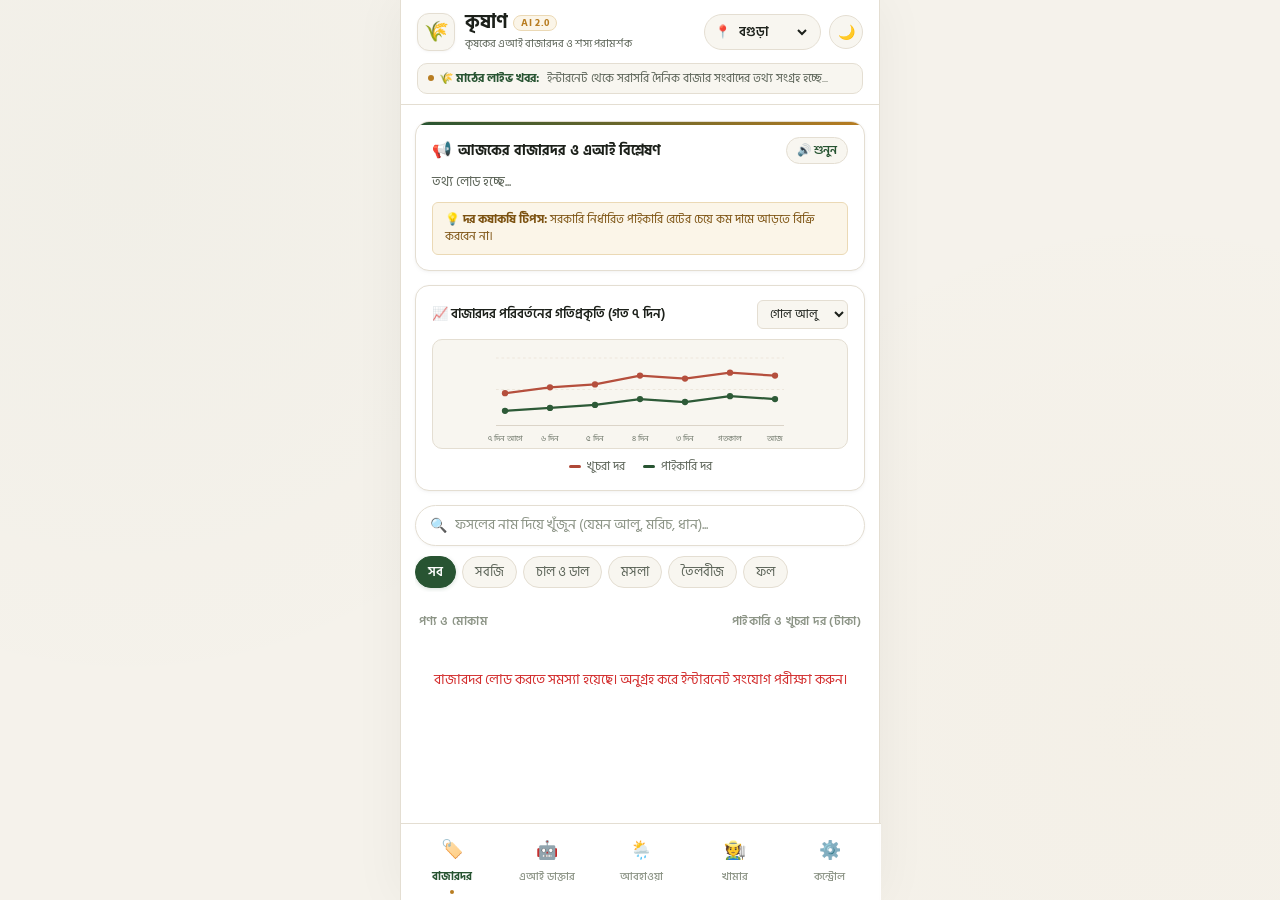
<file: docs/index.html>
<!DOCTYPE html>
<html lang="bn">
<head>
  <meta charset="UTF-8">
  <meta name="viewport" content="width=device-width, initial-scale=1.0, maximum-scale=1.0, user-scalable=no">
  <title>কৃষাণ - AI এগ্রো-ইন্টেলিজেন্স ও বাজারদর</title>
  <!-- Google Fonts: Hind Siliguri -->
  <link rel="preconnect" href="https://fonts.googleapis.com">
  <link rel="preconnect" href="https://fonts.gstatic.com" crossorigin>
  <link href="https://fonts.googleapis.com/css2?family=Hind+Siliguri:wght@400;500;600;700&display=swap" rel="stylesheet">
  <link rel="stylesheet" href="style.css">
  <link rel="manifest" href="manifest.json">
  <link rel="icon" type="image/png" href="icon.png">
  <link rel="apple-touch-icon" href="icon.png">
  <meta name="theme-color" content="#285432">
  <meta name="apple-mobile-web-app-capable" content="yes">
  <meta name="apple-mobile-web-app-status-bar-style" content="default">
  <meta name="apple-mobile-web-app-title" content="কৃষাণ">
</head>
<body>
  <div class="mobile-container">
    <!-- Top Header -->
    <header class="app-header">
      <div class="header-content">
        <div class="brand">
          <div class="logo-icon">🌾</div>
          <div>
            <h1 class="app-title">কৃষাণ <span class="ai-badge-header">AI 2.0</span></h1>
            <p class="app-subtitle">কৃষকের এআই বাজারদর ও শস্য পরামর্শক</p>
          </div>
        </div>
        <div class="header-actions">
          <div class="district-badge">
            <label for="districtSelect">📍</label>
            <select id="districtSelect" class="district-dropdown">
              <option value="বগুড়া" selected>বগুড়া</option>
              <option value="ঢাকা">ঢাকা</option>
              <option value="রাজশাহী">রাজশাহী</option>
              <option value="যশোর">যশোর</option>
              <option value="দিনাজপুর">দিনাজপুর</option>
              <option value="রংপুর">রংপুর</option>
              <option value="ময়মনসিংহ">ময়মনসিংহ</option>
              <option value="কুমিল্লা">কুমিল্লা</option>
              <option value="চট্টগ্রাম">চট্টগ্রাম</option>
              <option value="সিলেট">সিলেট</option>
              <option value="বরিশাল">বরিশাল</option>
              <option value="খুলনা">খুলনা</option>
              <option value="মেহেরপুর">মেহেরপুর</option>
              <option value="কুষ্টিয়া">কুষ্টিয়া</option>
              <option value="পাবনা">পাবনা</option>
              <option value="টাঙ্গাইল">টাঙ্গাইল</option>
              <option value="ফরিদপুর">ফরিদপুর</option>
              <option value="নাটোর">নাটোর</option>
            </select>
          </div>
          <button id="btnThemeToggle" class="theme-toggle-btn" title="ডার্ক মোড পরিবর্তন করুন">
            <span id="themeIcon">🌙</span>
          </button>
        </div>
      </div>

      <!-- Live Web News Crawler Ticker -->
      <div class="crawler-ticker-bar" id="crawlerTickerBar">
        <span class="ticker-tag">🌾 মাঠের লাইভ খবর:</span>
        <span class="ticker-text" id="crawlerTickerText">ইন্টারনেট থেকে সরাসরি দৈনিক বাজার সংবাদের তথ্য সংগ্রহ হচ্ছে...</span>
      </div>
    </header>

    <!-- Main Content Area -->
    <main class="main-content">
      
      <!-- TAB 1: BAZAR DOR (বাজারদর) -->
      <section id="tab-bazar" class="tab-pane active">
        <!-- Market Alert / Ticker -->
        <div class="quick-summary-card">
          <div class="summary-header">
            <span class="icon">📢</span>
            <span class="summary-title" id="marketHeadline">আজকের বাজারদর ও এআই বিশ্লেষণ</span>
            <button class="voice-btn-mini" id="btnVoiceSummary" title="সারসংক্ষেপ শুনুন">🔊 শুনুন</button>
          </div>
          <p class="summary-text" id="marketSummaryText">তথ্য লোড হচ্ছে...</p>
          <div class="bargain-tip">
            💡 <strong>দর কষাকষি টিপস:</strong> <span id="bargainTipText">সরকারি নির্ধারিত পাইকারি রেটের চেয়ে কম দামে আড়তে বিক্রি করবেন না।</span>
          </div>
        </div>

        <!-- Interactive 7-Day Price Trend Graph -->
        <div class="trend-chart-card">
          <div class="chart-header">
            <h4>📈 বাজারদর পরিবর্তনের গতিপ্রকৃতি (গত ৭ দিন)</h4>
            <select id="trendCropSelect" class="trend-select">
              <option value="গোল আলু">গোল আলু</option>
              <option value="কাঁচা মরিচ">কাঁচা মরিচ</option>
              <option value="দেশি পেঁয়াজ">দেশি পেঁয়াজ</option>
              <option value="ব্রি ধান-২৮">ব্রি ধান-২৮</option>
              <option value="টমেটো (পাকা)">টমেটো</option>
            </select>
          </div>
          <div class="svg-chart-container">
            <svg id="trendSvg" viewBox="0 0 360 120" class="trend-svg"></svg>
          </div>
          <div class="chart-legend">
            <span class="legend-item"><span class="legend-color retail"></span> খুচরা দর</span>
            <span class="legend-item"><span class="legend-color wholesale"></span> পাইকারি দর</span>
          </div>
        </div>

        <!-- Search & Filter Controls -->
        <div class="search-section">
          <div class="search-box">
            <span class="search-icon">🔍</span>
            <input type="text" id="searchInput" placeholder="ফসলের নাম দিয়ে খুঁজুন (যেমন আলু, মরিচ, ধান)...">
          </div>
          <div class="category-chips" id="categoryChips">
            <button class="chip active" data-cat="সব">সব</button>
            <button class="chip" data-cat="সবজি">সবজি</button>
            <button class="chip" data-cat="চাল-ডাল">চাল ও ডাল</button>
            <button class="chip" data-cat="মসলা">মসলা</button>
            <button class="chip" data-cat="তৈলবীজ">তৈলবীজ</button>
            <button class="chip" data-cat="ফল">ফল</button>
          </div>
        </div>

        <!-- Commodity List -->
        <div class="commodity-list-header">
          <span>পণ্য ও মোকাম</span>
          <span class="rates-label">পাইকারি ও খুচরা দর (টাকা)</span>
        </div>
        <div id="commodityContainer" class="commodity-grid">
          <div class="loading-spinner">বাজারদর লোড হচ্ছে...</div>
        </div>
      </section>

      <!-- TAB 2: AI CONSULTANT & VOICE ASSISTANT (এআই কৃষি পরামর্শক) -->
      <section id="tab-consultant" class="tab-pane">
        <div class="consultant-hero">
          <div class="consultant-badge">🤖 এআই কৃষি বিজ্ঞানী ও ভয়েস সহকারী</div>
          <h2>কথা বলে ফসলের যেকোনো সমাধান জানুন</h2>
          <p>মাইক্রোফোনে বাংলায় কথা বলুন বা টাইপ করুন — এআই তাৎক্ষণিক প্রেসক্রিপশন ও ভয়েসে পরামর্শ দেবে।</p>
        </div>

        <!-- Voice & Query Input Box -->
        <div class="query-card">
          <div class="query-input-wrap">
            <input type="text" id="consultantInput" placeholder="যেমন: আলুর পাতা পচে যাচ্ছে, এখন কী স্প্রে করব?">
            <button id="btnMicInput" class="btn-mic" title="মুখে কথা বলে বলুন">
              <span id="micIcon">🎙️</span>
            </button>
          </div>
          
          <div class="quick-questions">
            <span class="quick-lbl">দ্রুত প্রশ্ন করুন:</span>
            <button class="quick-q-chip" data-q="আলুর নাবী ধসা রোগ প্রতিরোধে কী স্প্রে করব?">আলুর নাবী ধসা</button>
            <button class="quick-q-chip" data-q="ধানের শীষে মাজরা পোকা ও ব্লাস্ট দেখা দিলে করণীয় কী?">ধানের ব্লাস্ট ও পোকা</button>
            <button class="quick-q-chip" data-q="বৃষ্টির পর জমিতে ইউরিয়া বা কীটনাশক দেওয়া যাবে কি?">বৃষ্টির পর সার</button>
            <button class="quick-q-chip" data-q="কাওরান বাজারে পাইকারি আলুর দর অনুযায়ী আড়তদারকে কী বলব?">আড়তদার দরদাম</button>
          </div>

          <button id="btnAskConsultant" class="btn-ask-ai">
            <span>এআই পরামর্শকের উত্তর নিন</span> 🚀
          </button>
        </div>

        <!-- Consultant Response Area -->
        <div id="consultantResponseCard" class="consultant-response-card" style="display:none;">
          <div class="response-header">
            <div class="bot-avatar">🌾</div>
            <div>
              <h4>এআই কৃষি কর্মকর্তার উত্তর</h4>
              <span class="response-time">সরাসরি বিশেষজ্ঞ পরামর্শ</span>
            </div>
            <button id="btnListenAnswerVoice" class="voice-btn-mini">🔊 ভয়েস শুনুন</button>
          </div>
          <div class="response-body">
            <p id="consultantAnswerText" class="answer-main"></p>
            <div class="action-steps" id="consultantActionsBox">
              <h5>✓ অবিলম্বে করণীয়:</h5>
              <ul id="consultantActionsList"></ul>
            </div>
            <div class="caution-box-mini" id="consultantCautionBox"></div>
          </div>
        </div>

        <!-- AI Crop Doctor / Disease Scanner -->
        <div class="crop-doctor-section">
          <div class="section-title-wrap">
            <h3>🩺 এআই ক্রপ ডক্টর (রোগ নির্ণয় ও চিকিৎসা)</h3>
            <span class="doctor-badge">BRRI / BARI প্রোটোকল</span>
          </div>
          <div class="doctor-picker-row">
            <select id="docCropSelect" class="doc-select">
              <option value="আলু">আলু</option>
              <option value="ধান">ধান</option>
              <option value="পেঁয়াজ">পেঁয়াজ</option>
              <option value="বেগুন">বেগুন</option>
            </select>
            <input type="text" id="docSymptomInput" class="doc-symptom-input" placeholder="লক্ষণ লিখুন (যেমন: পাতায় ভেজা দাগ, পোকার ছিদ্র)...">
            <button id="btnDiagnose" class="btn-diagnose">রোগ নির্ণয়</button>
          </div>

          <div id="diagnosisResultCard" class="diagnosis-card" style="display:none;">
            <div class="diag-header">
              <div>
                <span class="diag-severity-badge" id="diagSeverity">জরুরি সতর্কতা</span>
                <h4 id="diagDiseaseName">রোগের নাম</h4>
                <p id="diagPathogen" class="pathogen-txt"></p>
              </div>
            </div>
            <div class="diag-content">
              <div class="diag-block">
                <strong>🔍 লক্ষণ:</strong>
                <p id="diagSymptoms"></p>
              </div>
              <div class="diag-block chemical">
                <strong>🧪 রাসায়নিক চিকিৎসা (ওষুধ ও মাত্রা):</strong>
                <p id="diagChemical"></p>
              </div>
              <div class="diag-block organic">
                <strong>🌿 প্রাকৃতিক ও জৈব প্রতিকার:</strong>
                <p id="diagOrganic"></p>
              </div>
            </div>
          </div>
        </div>

        <!-- Negotiation Calculator -->
        <div class="negotiation-calculator-section">
          <h3>💰 আড়তদার নেগোসিয়েশন ও লাভ ক্যালকুলেটর</h3>
          <p class="calc-sub">আড়তদার কম দাম বললে তাকে সরকারি রেটের শক্ত প্রমাণ দিয়ে ন্যায্যমূল্য আদায় করুন।</p>
          
          <div class="calc-grid">
            <div class="form-group">
              <label>ফসলের নাম:</label>
              <input type="text" id="calcCrop" value="গোল আলু">
            </div>
            <div class="form-group">
              <label>পরিমাণ (মণ):</label>
              <input type="number" id="calcQty" value="৫০">
            </div>
            <div class="form-group">
              <label>উৎপাদন খরচ (টাকা/মণ):</label>
              <input type="number" id="calcCost" value="৭৫০">
            </div>
            <div class="form-group">
              <label>পরিবহন খরচ (টাকা/মণ):</label>
              <input type="number" id="calcTransport" value="৫০">
            </div>
            <div class="form-group">
              <label>সরকারি পাইকারি রেট (টাকা/কেজি):</label>
              <input type="number" id="calcMarketPerKg" value="২৮">
            </div>
            <div class="form-group">
              <label>আড়তদারের প্রস্তাব (টাকা/মণ):</label>
              <input type="number" id="calcAratdarOffer" value="৯৫০">
            </div>
          </div>
          <button id="btnCalculateDeal" class="btn-calc-deal">হিসাব করুন ও দর কষাকষি সংলাপ নিন</button>

          <div id="calcResultBox" class="calc-result-box" style="display:none;">
            <div class="result-stats-row">
              <div class="stat-pill"><span class="lbl">খরচ/মণ:</span> <strong id="resCostPerMon">৮০০ ৳</strong></div>
              <div class="stat-pill"><span class="lbl">ন্যায্য দর/মণ:</span> <strong id="resFairMon" class="text-green">১১২০ ৳</strong></div>
              <div class="stat-pill"><span class="lbl">মোট লাভ:</span> <strong id="resNetProfit" class="text-green">১৬,০০০ ৳</strong></div>
            </div>
            <div class="deal-evaluation" id="resEvaluation"></div>
            <div class="negotiation-script-box">
              <h5>🗣️ আড়তদারকে যেভাবে বলবেন (নেগোসিয়েশন সংলাপ):</h5>
              <p id="resScript"></p>
              <button id="btnSpeakScript" class="voice-btn-mini">🔊 সংলাপটি পড়ে শোনান</button>
            </div>
          </div>
        </div>

      </section>

      <!-- TAB 3: WEATHER & AGRO ADVISORY (আবহাওয়া ও পরামর্শ) -->
      <section id="tab-weather" class="tab-pane">
        <!-- Live Weather Card -->
        <div class="weather-hero-card">
          <div class="weather-top">
            <div>
              <h2 id="weatherDistrict">বগুড়া</h2>
              <p class="weather-date" id="weatherDate">আজকের পূর্বাভাস</p>
              <div class="weather-cond" id="weatherCondition">বিক্ষিপ্ত বৃষ্টিপাত</div>
            </div>
            <div class="weather-temp-box">
              <span class="temp-big" id="currentTemp">৩১°</span>
              <span class="temp-unit">C</span>
            </div>
          </div>

          <div class="weather-stats">
            <div class="stat-item">
              <span class="stat-icon">🌧️</span>
              <span class="stat-val" id="weatherRain">১৮ মিমি</span>
              <span class="stat-lbl">বৃষ্টির সম্ভাবনা (৭৫%)</span>
            </div>
            <div class="stat-item">
              <span class="stat-icon">💧</span>
              <span class="stat-val" id="weatherHumidity">৮২%</span>
              <span class="stat-lbl">আর্দ্রতা</span>
            </div>
            <div class="stat-item">
              <span class="stat-icon">💨</span>
              <span class="stat-val" id="weatherWind">১৪ কিমি/ঘ</span>
              <span class="stat-lbl">বাতাস</span>
            </div>
          </div>

          <div class="audio-listen-bar">
            <button id="btnListenAdvisory" class="btn-voice-large">
              <span class="pulse-icon">🔊</span>
              <span>আজকের সম্পূর্ণ কৃষি পরামর্শ বাংলায় শুনুন</span>
            </button>
          </div>
        </div>

        <!-- AI Agro-Advisory Section -->
        <div class="advisory-card">
          <div class="advisory-header">
            <div class="ai-badge">🤖 এআই কৃষি কর্মকর্তা (BRRI/BARI মানদণ্ড)</div>
            <h3 id="advisoryHeadline">ভারী বৃষ্টিপাত সতর্কতা: পানি নিষ্কাশন নালা প্রস্তুত রাখুন</h3>
          </div>

          <div class="action-box dos-box">
            <h4><span class="badge-icon green">✓</span> যা করবেন (করণীয়):</h4>
            <ul id="advisoryDosList">
              <li>জমিতে জমে থাকা অতিরিক্ত পানি নিষ্কাশনের নালা কেটে দিন।</li>
              <li>বৃষ্টির পরপরই রোগবালাই দমনে অনুমোদিত ছত্রাকনাশক স্প্রে করুন।</li>
            </ul>
          </div>

          <div class="action-box donts-box">
            <h4><span class="badge-icon red">✕</span> যা করবেন না (বর্জনীয়):</h4>
            <ul id="advisoryDontsList">
              <li>মেঘলা বা বৃষ্টির আবহাওয়ায় জমিতে ইউরিয়া সার প্রয়োগ করবেন না।</li>
              <li>বাতাস ও বৃষ্টির সময় স্প্রে করা থেকে বিরত থাকুন।</li>
            </ul>
          </div>

          <div class="action-box irrig-box">
            <h4><span class="badge-icon blue">💧</span> সেচ নির্দেশনা:</h4>
            <p id="advisoryIrrigation">পর্যাপ্ত বৃষ্টিপাতের সম্ভাবনা থাকায় সব ধরনের সেচ প্রদান সম্পূর্ণ বন্ধ রাখুন।</p>
          </div>
        </div>

        <!-- 7-Day Forecast Strip -->
        <div class="forecast-strip-section">
          <h3>আগামী ৭ দিনের আবহাওয়া</h3>
          <div class="forecast-scroll" id="forecastScroll"></div>
        </div>
      </section>

      <!-- TAB 4: MY FARM & PROFILE (আমার খামার) -->
      <section id="tab-profile" class="tab-pane">
        <div class="profile-card">
          <h2>🌾 আমার খামার ও প্রোফাইল</h2>
          <p class="profile-desc">কোনো পাসওয়ার্ডের প্রয়োজন নেই। আপনার এলাকা ও প্রধান ফসল নির্বাচন করে সেভ করুন।</p>
          
          <form id="profileForm">
            <div class="form-group">
              <label>কৃষকের নাম:</label>
              <input type="text" id="profName" value="করিম মিয়া" placeholder="আপনার নাম লিখুন">
            </div>

            <div class="form-group">
              <label>মোবাইল নম্বর (জরুরি SMS অ্যালার্টের জন্য):</label>
              <input type="tel" id="profPhone" value="01712345678" placeholder="017XXXXXXXX">
            </div>

            <div class="form-row">
              <div class="form-group half">
                <label>জেলা:</label>
                <select id="profDistrict" class="district-dropdown">
                  <option value="বগুড়া" selected>বগুড়া</option>
                  <option value="ঢাকা">ঢাকা</option>
                  <option value="রাজশাহী">রাজশাহী</option>
                  <option value="যশোর">যশোর</option>
                  <option value="দিনাজপুর">দিনাজপুর</option>
                  <option value="রংপুর">রংপুর</option>
                  <option value="ময়মনসিংহ">ময়মনসিংহ</option>
                  <option value="কুমিল্লা">কুমিল্লা</option>
                  <option value="চট্টগ্রাম">চট্টগ্রাম</option>
                </select>
              </div>
              <div class="form-group half">
                <label>উপজেলা / ইউনিয়ন:</label>
                <input type="text" id="profUpazila" value="শিবগঞ্জ" placeholder="উপজেলা লিখুন">
              </div>
            </div>

            <div class="form-group">
              <label>আপনার প্রধান ফসলসমূহ (ট্যাপ করে বাছাই করুন):</label>
              <div class="crop-selector" id="cropSelector">
                <span class="crop-tag active" data-crop="ধান">🌾 ধান</span>
                <span class="crop-tag active" data-crop="আলু">🥔 আলু</span>
                <span class="crop-tag active" data-crop="পেঁয়াজ">🧅 পেঁয়াজ</span>
                <span class="crop-tag" data-crop="কাঁচা মরিচ">🌶️ কাঁচা মরিচ</span>
                <span class="crop-tag" data-crop="সরিষা">🌼 সরিষা</span>
                <span class="crop-tag" data-crop="টমেটো">🍅 টমেটো</span>
                <span class="crop-tag" data-crop="বেগুন">🍆 বেগুন</span>
                <span class="crop-tag" data-crop="ভুট্টা">🌽 ভুট্টা</span>
              </div>
            </div>

            <div class="form-group checkbox-group">
              <label>
                <input type="checkbox" id="profSmsAlerts" checked> 
                ঝড় ও অতিবৃষ্টির জরুরি সতর্কতা সরাসরি মোবাইলে বাংলা SMS পেতে চাই
              </label>
            </div>

            <button type="submit" class="btn-save-profile">তথ্য সেভ করুন</button>
            <div id="profileSaveStatus" class="save-status"></div>
          </form>
        </div>
      </section>

      <!-- TAB 5: ADMIN / SYNC (এডমিন ও কন্ট্রোল) -->
      <section id="tab-admin" class="tab-pane">
        <div class="admin-card">
          <h2>⚙️ সিস্টেম ও এআই কন্ট্রোল</h2>
          <p>DAM সরকারি পোর্টাল স্ক্র্যাপিং, এআই এজেন্ট সিঙ্ক এবং জরুরি নোটিফিকেশন নিয়ন্ত্রণ।</p>
          
          <div class="admin-actions">
            <div class="action-card">
              <h3>📡 লাইভ ওয়েব ক্রলার ও এআই বাজার সিঙ্ক</h3>
              <p>দাম ও সংবাদের সিগন্যাল আপডেট করতে লাইভ এজেন্ট রান করুন।</p>
              <button id="btnTriggerSync" class="btn-admin-action">বাজারদর ও সংবাদ সিঙ্ক করুন</button>
              <span id="syncResult" class="action-result"></span>
            </div>

            <div class="action-card">
              <h3>🚨 জরুরি আবহাওয়া SMS প্রেরণ</h3>
              <p>নিবন্ধিত কৃষকদের ফোনে সরাসরি আবহাওয়া সতর্কতা মেসেজ পাঠান।</p>
              <div class="form-group">
                <input type="text" id="alertTitle" value="ভারী বৃষ্টির সতর্কতা" placeholder="শিরোনাম">
              </div>
              <div class="form-group">
                <textarea id="alertBody" rows="2" placeholder="বার্তা">বগুড়া এলাকায় আগামী ২৪ ঘণ্টায় ভারী বৃষ্টির সম্ভাবনা রয়েছে। জমির পানি নিষ্কাশন নালা কেটে রাখুন।</textarea>
              </div>
              <button id="btnSendAlert" class="btn-admin-action warning">SMS ব্রডকাস্ট করুন</button>
              <span id="alertResult" class="action-result"></span>
            </div>

            <div class="stats-card" id="systemStatsBox">
              <h4>📊 সিস্টেম পরিসংখ্যান</h4>
              <p id="statsText">লোড হচ্ছে...</p>
            </div>
          </div>
        </div>
      </section>

    </main>

    <!-- Bottom Navigation Bar -->
    <nav class="bottom-nav">
      <button class="nav-item active" data-tab="tab-bazar">
        <span class="nav-icon">🏷️</span>
        <span class="nav-text">বাজারদর</span>
      </button>
      <button class="nav-item" data-tab="tab-consultant">
        <span class="nav-icon">🤖</span>
        <span class="nav-text">এআই ডাক্তার</span>
      </button>
      <button class="nav-item" data-tab="tab-weather">
        <span class="nav-icon">🌦️</span>
        <span class="nav-text">আবহাওয়া</span>
      </button>
      <button class="nav-item" data-tab="tab-profile">
        <span class="nav-icon">🧑‍🌾</span>
        <span class="nav-text">খামার</span>
      </button>
      <button class="nav-item" data-tab="tab-admin">
        <span class="nav-icon">⚙️</span>
        <span class="nav-text">কন্ট্রোল</span>
      </button>
    </nav>
  </div>

  <audio id="globalAudioPlayer" style="display:none;"></audio>
  <script src="app.js"></script>
  <script>
    if ('serviceWorker' in navigator) {
      window.addEventListener('load', () => {
        navigator.serviceWorker.register('./sw.js').catch(err => console.log('SW registration failed:', err));
      });
    }
  </script>
</body>
</html>
</file>
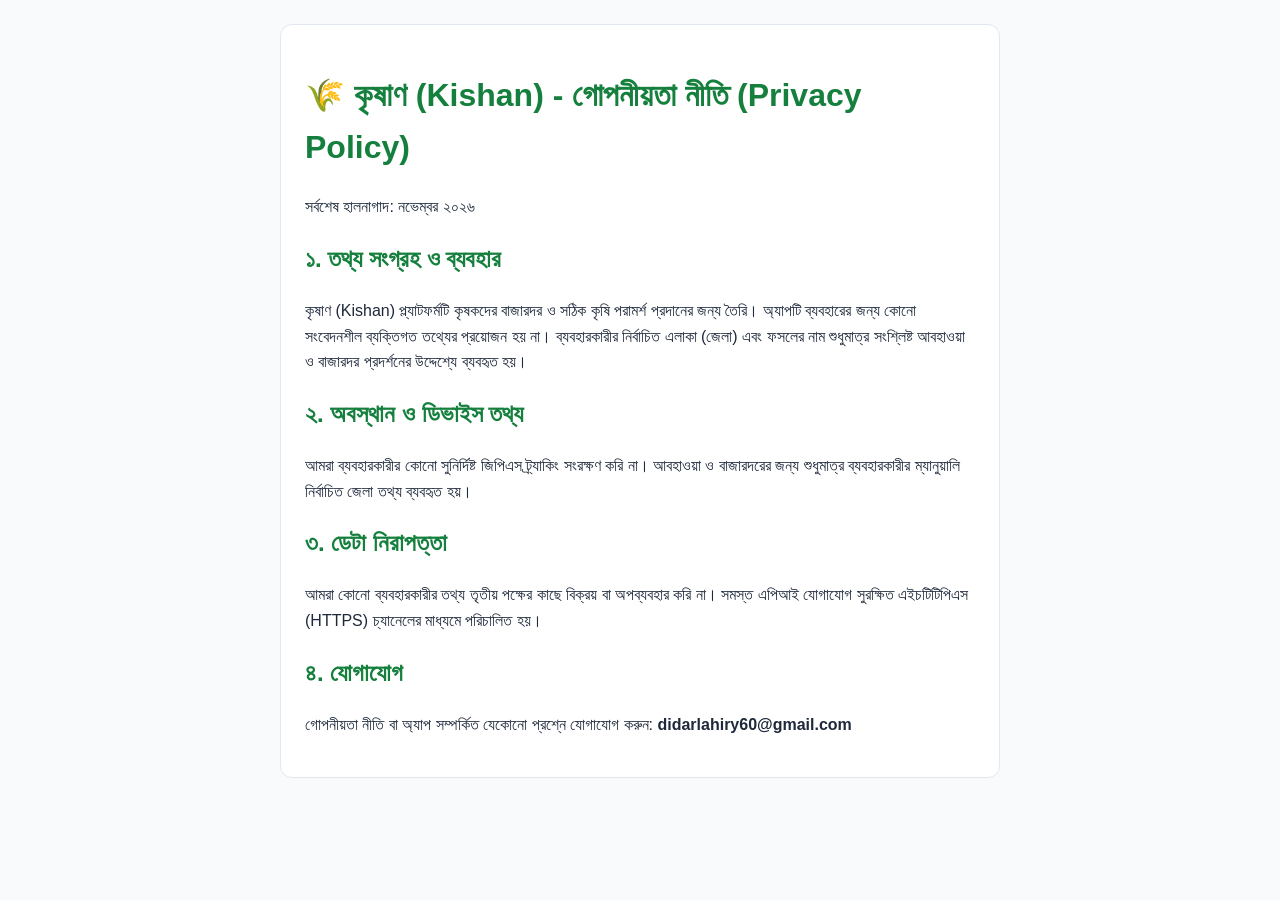
<file: docs/privacy.html>
<!DOCTYPE html>
<html lang="bn">
<head>
  <meta charset="UTF-8">
  <meta name="viewport" content="width=device-width, initial-scale=1.0">
  <title>গোপনীয়তা নীতি (Privacy Policy) - কৃষাণ</title>
  <style>
    body { font-family: -apple-system, BlinkMacSystemFont, "Segoe UI", Roboto, sans-serif; line-height: 1.6; padding: 24px 16px; max-width: 720px; margin: 0 auto; color: #1e293b; background: #f8fafc; }
    h1, h2 { color: #15803d; }
    .card { background: #fff; padding: 24px; border-radius: 12px; border: 1px solid #e2e8f0; }
  </style>
</head>
<body>
  <div class="card">
    <h1>🌾 কৃষাণ (Kishan) - গোপনীয়তা নীতি (Privacy Policy)</h1>
    <p>সর্বশেষ হালনাগাদ: নভেম্বর ২০২৬</p>

    <h2>১. তথ্য সংগ্রহ ও ব্যবহার</h2>
    <p>কৃষাণ (Kishan) প্ল্যাটফর্মটি কৃষকদের বাজারদর ও সঠিক কৃষি পরামর্শ প্রদানের জন্য তৈরি। অ্যাপটি ব্যবহারের জন্য কোনো সংবেদনশীল ব্যক্তিগত তথ্যের প্রয়োজন হয় না। ব্যবহারকারীর নির্বাচিত এলাকা (জেলা) এবং ফসলের নাম শুধুমাত্র সংশ্লিষ্ট আবহাওয়া ও বাজারদর প্রদর্শনের উদ্দেশ্যে ব্যবহৃত হয়।</p>

    <h2>২. অবস্থান ও ডিভাইস তথ্য</h2>
    <p>আমরা ব্যবহারকারীর কোনো সুনির্দিষ্ট জিপিএস ট্র্যাকিং সংরক্ষণ করি না। আবহাওয়া ও বাজারদরের জন্য শুধুমাত্র ব্যবহারকারীর ম্যানুয়ালি নির্বাচিত জেলা তথ্য ব্যবহৃত হয়।</p>

    <h2>৩. ডেটা নিরাপত্তা</h2>
    <p>আমরা কোনো ব্যবহারকারীর তথ্য তৃতীয় পক্ষের কাছে বিক্রয় বা অপব্যবহার করি না। সমস্ত এপিআই যোগাযোগ সুরক্ষিত এইচটিটিপিএস (HTTPS) চ্যানেলের মাধ্যমে পরিচালিত হয়।</p>

    <h2>৪. যোগাযোগ</h2>
    <p>গোপনীয়তা নীতি বা অ্যাপ সম্পর্কিত যেকোনো প্রশ্নে যোগাযোগ করুন: <strong>didarlahiry60@gmail.com</strong></p>
  </div>
</body>
</html>
</file>
<file: docs/style.css>
/* ==========================================================================
   🌾 কৃষাণ (Kishan) - Earthy Organic Minimalist Design System
   Natural Field Moss, Harvest Wheat & Warm Raw Linen Aesthetic
   ========================================================================== */

:root {
  /* Earthy Agricultural Color Palette */
  --primary: #285432;           /* Deep Heritage Field Moss / Rice Paddy */
  --primary-hover: #1e3f26;
  --primary-light: #eff5f0;     /* Soft Sprout Green */
  --primary-border: #c8ddce;

  --accent-gold: #b87d22;       /* Ripe Harvest Wheat / ধানের সোনালী শীষ */
  --accent-gold-light: #fbf5e8;
  --accent-gold-border: #ebd9b5;

  --accent-clay: #af4837;       /* Warm Terracotta / নদীবাহিত পলিমাটি */
  --accent-clay-light: #faece9;
  --accent-clay-border: #f3cdc7;

  /* Natural Earth Canvas */
  --bg-body: #f5f2eb;           /* Warm Unbleached Linen / Oat Paper */
  --bg-card: #ffffff;           /* Clean Warm Ivory Surface */
  --bg-subtle: #f8f6f0;         /* Soft Wheat Straw Tint */
  --bg-input: #ffffff;

  /* Rich Organic Typography */
  --text-main: #1c201a;         /* Deep Loam Soil Charcoal */
  --text-muted: #5b6357;        /* Dried Sage / Olive Slate */
  --text-light: #8c9486;        /* River Pebble */

  /* Hairline Organic Borders */
  --border-color: #e4ded2;      /* Gentle Sun-dried Clay Border */
  --border-subtle: #ede8dc;

  /* Status Badges */
  --green-badge-bg: #eaf4eb;
  --green-badge-text: #23582e;
  --red-badge-bg: #faece9;
  --red-badge-text: #af4837;
  --slate-badge-bg: #ece8de;
  --slate-badge-text: #535c50;

  /* Radii */
  --radius-xl: 18px;
  --radius-lg: 14px;
  --radius-md: 10px;
  --radius-sm: 6px;
  --radius-full: 9999px;

  /* Warm Organic Shadows */
  --shadow-sm: 0 1px 3px rgba(35, 30, 20, 0.04);
  --shadow-card: 0 1px 3px rgba(35, 30, 20, 0.04), 0 2px 6px rgba(35, 30, 20, 0.02);
  --shadow-float: 0 10px 30px -4px rgba(35, 30, 20, 0.07);

  --font-family: 'Hind Siliguri', -apple-system, BlinkMacSystemFont, "Segoe UI", Roboto, sans-serif;
  --transition: all 0.2s cubic-bezier(0.16, 1, 0.3, 1);
}

/* Base Reset */
* {
  box-sizing: border-box;
  margin: 0;
  padding: 0;
  font-family: var(--font-family);
  -webkit-tap-highlight-color: transparent;
}

html, body {
  background-color: var(--bg-body);
  color: var(--text-main);
  min-height: 100vh;
  -webkit-font-smoothing: antialiased;
}

body {
  display: flex;
  justify-content: center;
  /* Subtle organic soil/linen grain texture */
  background-image: 
    radial-gradient(circle at 10% 20%, rgba(40, 84, 50, 0.02) 0%, transparent 40%),
    radial-gradient(circle at 90% 80%, rgba(184, 125, 34, 0.02) 0%, transparent 40%);
}

/* App Shell Container */
.mobile-container {
  width: 100%;
  max-width: 480px;
  background-color: var(--bg-card);
  min-height: 100vh;
  display: flex;
  flex-direction: column;
  position: relative;
  box-shadow: 0 0 50px rgba(40, 30, 15, 0.05);
  border-left: 1px solid var(--border-color);
  border-right: 1px solid var(--border-color);
  padding-bottom: 74px;
}

/* ==========================================================================
   Header - Frosted Botanical Navigation
   ========================================================================== */
.app-header {
  position: sticky;
  top: 0;
  z-index: 99;
  background: rgba(255, 255, 255, 0.9);
  backdrop-filter: blur(16px);
  -webkit-backdrop-filter: blur(16px);
  border-bottom: 1px solid var(--border-color);
  padding: 12px 16px 10px;
  transition: var(--transition);
}

.header-content {
  display: flex;
  justify-content: space-between;
  align-items: center;
}

.brand {
  display: flex;
  align-items: center;
  gap: 10px;
}

.logo-icon {
  font-size: 20px;
  background: var(--bg-subtle);
  color: var(--primary);
  width: 38px;
  height: 38px;
  display: flex;
  align-items: center;
  justify-content: center;
  border-radius: 12px;
  border: 1px solid var(--border-color);
  box-shadow: var(--shadow-sm);
  position: relative;
}

.app-title {
  font-size: 19px;
  font-weight: 700;
  letter-spacing: -0.2px;
  color: var(--text-main);
  display: flex;
  align-items: center;
  gap: 6px;
  line-height: 1.2;
}

.ai-badge-header {
  background: var(--accent-gold-light);
  color: var(--accent-gold);
  border: 1px solid var(--accent-gold-border);
  font-size: 10px;
  padding: 1px 7px;
  border-radius: var(--radius-full);
  font-weight: 700;
  letter-spacing: 0.3px;
}

.app-subtitle {
  font-size: 11px;
  color: var(--text-muted);
  font-weight: 400;
}

.header-actions {
  display: flex;
  align-items: center;
  gap: 8px;
}

.district-badge {
  display: flex;
  align-items: center;
  gap: 4px;
  background: var(--bg-subtle);
  border: 1px solid var(--border-color);
  padding: 5px 10px;
  border-radius: var(--radius-full);
  font-size: 12.5px;
  color: var(--text-muted);
  transition: var(--transition);
}

.district-badge:focus-within {
  border-color: var(--primary);
  background: #fff;
}

.district-dropdown {
  background: transparent;
  border: none;
  color: var(--text-main);
  font-weight: 600;
  font-size: 13px;
  cursor: pointer;
  outline: none;
  font-family: inherit;
}

.district-dropdown option {
  color: var(--text-main);
  background: #fff;
}

.theme-toggle-btn {
  background: var(--bg-subtle);
  border: 1px solid var(--border-color);
  width: 34px;
  height: 34px;
  border-radius: var(--radius-full);
  cursor: pointer;
  display: flex;
  align-items: center;
  justify-content: center;
  font-size: 14px;
  color: var(--text-main);
  transition: var(--transition);
  user-select: none;
}

.theme-toggle-btn:hover {
  background: var(--border-subtle);
  transform: translateY(-1px);
}

/* Crawler Ticker Bar - Earthy Status Line */
.crawler-ticker-bar {
  background: var(--bg-subtle);
  border: 1px solid var(--border-color);
  border-radius: var(--radius-md);
  margin-top: 10px;
  padding: 5px 10px;
  font-size: 11.5px;
  display: flex;
  align-items: center;
  gap: 8px;
  overflow: hidden;
  white-space: nowrap;
}

.ticker-tag {
  display: flex;
  align-items: center;
  gap: 5px;
  color: var(--primary);
  font-weight: 700;
  flex-shrink: 0;
  font-size: 11.5px;
}

.ticker-tag::before {
  content: "";
  display: inline-block;
  width: 6px;
  height: 6px;
  border-radius: 50%;
  background: var(--accent-gold);
  animation: pulseDot 2s infinite ease-in-out;
}

@keyframes pulseDot {
  0%, 100% { opacity: 1; transform: scale(1); }
  50% { opacity: 0.4; transform: scale(0.85); }
}

.ticker-text {
  color: var(--text-muted);
  overflow: hidden;
  text-overflow: ellipsis;
  font-weight: 400;
}

/* ==========================================================================
   Main Content & Tab System
   ========================================================================== */
.main-content {
  padding: 16px 14px;
  flex: 1;
}

.tab-pane {
  display: none;
}

.tab-pane.active {
  display: block;
  animation: tabFadeIn 0.22s ease-out;
}

@keyframes tabFadeIn {
  from { opacity: 0; transform: translateY(3px); }
  to { opacity: 1; transform: translateY(0); }
}

/* ==========================================================================
   TAB 1: Market Intelligence (বাজারদর)
   ========================================================================== */

/* Summary Card with subtle agro motif */
.quick-summary-card {
  background: #ffffff;
  border-radius: var(--radius-lg);
  padding: 15px 16px;
  border: 1px solid var(--border-color);
  box-shadow: var(--shadow-card);
  margin-bottom: 14px;
  position: relative;
  overflow: hidden;
}

.quick-summary-card::before {
  content: "";
  position: absolute;
  top: 0;
  left: 0;
  right: 0;
  height: 3px;
  background: linear-gradient(90deg, var(--primary) 0%, var(--accent-gold) 100%);
}

.summary-header {
  display: flex;
  align-items: center;
  justify-content: space-between;
  margin-bottom: 8px;
}

.summary-title {
  font-size: 14px;
  font-weight: 700;
  color: var(--text-main);
  flex: 1;
  margin-left: 6px;
}

.voice-btn-mini {
  background: var(--bg-subtle);
  border: 1px solid var(--border-color);
  color: var(--primary);
  font-weight: 600;
  font-size: 11.5px;
  padding: 3px 10px;
  border-radius: var(--radius-full);
  cursor: pointer;
  transition: var(--transition);
  display: inline-flex;
  align-items: center;
  gap: 4px;
}

.voice-btn-mini:hover {
  background: var(--primary-light);
  border-color: var(--primary-border);
}

.summary-text {
  font-size: 13px;
  line-height: 1.55;
  color: var(--text-muted);
  margin-bottom: 10px;
}

.bargain-tip {
  background: var(--accent-gold-light);
  padding: 8px 12px;
  border-radius: var(--radius-sm);
  font-size: 12px;
  color: #7c5211;
  line-height: 1.45;
  border: 1px solid var(--accent-gold-border);
}

/* Trend Chart Card */
.trend-chart-card {
  background: #ffffff;
  border-radius: var(--radius-lg);
  padding: 14px 16px;
  border: 1px solid var(--border-color);
  box-shadow: var(--shadow-card);
  margin-bottom: 14px;
}

.chart-header {
  display: flex;
  justify-content: space-between;
  align-items: center;
  margin-bottom: 10px;
}

.chart-header h4 {
  font-size: 13px;
  font-weight: 600;
  color: var(--text-main);
}

.trend-select {
  font-size: 12px;
  padding: 3px 8px;
  border-radius: var(--radius-sm);
  border: 1px solid var(--border-color);
  background: var(--bg-subtle);
  color: var(--text-main);
  outline: none;
  font-family: inherit;
}

.svg-chart-container {
  width: 100%;
  height: 110px;
  background: var(--bg-subtle);
  border: 1px solid var(--border-color);
  border-radius: var(--radius-md);
  overflow: hidden;
}

.trend-svg {
  width: 100%;
  height: 100%;
}

.chart-legend {
  display: flex;
  justify-content: center;
  gap: 18px;
  margin-top: 8px;
  font-size: 11.5px;
  color: var(--text-muted);
}

.legend-item {
  display: flex;
  align-items: center;
  gap: 6px;
}

.legend-color {
  width: 12px;
  height: 3px;
  border-radius: var(--radius-full);
}
.legend-color.retail { background: var(--accent-clay); }
.legend-color.wholesale { background: var(--primary); }

/* Search & Filters */
.search-section {
  margin-bottom: 14px;
}

.search-box {
  display: flex;
  align-items: center;
  background: var(--bg-input);
  border: 1px solid var(--border-color);
  border-radius: var(--radius-full);
  padding: 8px 14px;
  box-shadow: var(--shadow-sm);
  margin-bottom: 10px;
  transition: var(--transition);
}

.search-box:focus-within {
  border-color: var(--primary);
  box-shadow: 0 0 0 3px rgba(40, 84, 50, 0.1);
}

.search-icon {
  font-size: 14px;
  margin-right: 8px;
  color: var(--text-light);
}

.search-box input {
  border: none;
  width: 100%;
  font-size: 13.5px;
  outline: none;
  background: transparent;
  color: var(--text-main);
  font-family: inherit;
}

.search-box input::placeholder {
  color: var(--text-light);
}

.category-chips {
  display: flex;
  gap: 6px;
  overflow-x: auto;
  padding-bottom: 4px;
  scrollbar-width: none;
}
.category-chips::-webkit-scrollbar {
  display: none;
}

.chip {
  background: var(--bg-subtle);
  border: 1px solid var(--border-color);
  padding: 5px 12px;
  border-radius: var(--radius-full);
  font-size: 12.5px;
  white-space: nowrap;
  cursor: pointer;
  color: var(--text-muted);
  transition: var(--transition);
  font-family: inherit;
}

.chip:hover {
  color: var(--text-main);
  border-color: #d1c9bb;
}

.chip.active {
  background: var(--primary);
  color: #ffffff;
  border-color: var(--primary);
  font-weight: 600;
  box-shadow: 0 1px 4px rgba(40, 84, 50, 0.2);
}

/* Commodity List Header */
.commodity-list-header {
  display: flex;
  justify-content: space-between;
  font-size: 11.5px;
  font-weight: 600;
  text-transform: uppercase;
  letter-spacing: 0.4px;
  color: var(--text-light);
  padding: 6px 4px 8px;
}

/* Commodity Cards */
.commodity-grid {
  display: flex;
  flex-direction: column;
  gap: 8px;
}

.commodity-card {
  background: #ffffff;
  border-radius: var(--radius-md);
  padding: 12px 14px;
  display: flex;
  align-items: center;
  justify-content: space-between;
  box-shadow: var(--shadow-sm);
  border: 1px solid var(--border-color);
  transition: var(--transition);
}

.commodity-card:hover {
  border-color: #d6cebf;
  transform: translateY(-1px);
  box-shadow: var(--shadow-card);
}

.commodity-card:active {
  transform: scale(0.99);
}

.item-left {
  display: flex;
  align-items: center;
  gap: 12px;
}

.item-speaker-btn {
  background: var(--bg-subtle);
  border: 1px solid var(--border-color);
  font-size: 14px;
  width: 36px;
  height: 36px;
  border-radius: var(--radius-full);
  cursor: pointer;
  display: flex;
  align-items: center;
  justify-content: center;
  transition: var(--transition);
  flex-shrink: 0;
  color: var(--primary);
}

.item-speaker-btn:hover {
  background: var(--primary-light);
  border-color: var(--primary-border);
  transform: scale(1.05);
}

.item-details h4 {
  font-size: 15px;
  font-weight: 600;
  color: var(--text-main);
  line-height: 1.25;
}

.item-details .item-market {
  font-size: 11.5px;
  color: var(--text-muted);
}

.item-prices {
  text-align: right;
  display: flex;
  flex-direction: column;
  align-items: flex-end;
}

.price-row {
  display: flex;
  align-items: baseline;
  justify-content: flex-end;
  gap: 4px;
}

.price-type {
  font-size: 10.5px;
  color: var(--text-muted);
}

.price-val {
  font-size: 14.5px;
  font-weight: 700;
}

.price-val.wholesale {
  color: var(--primary);
}

.price-val.retail {
  color: var(--text-muted);
  font-size: 12px;
  font-weight: 500;
}

.trend-badge {
  font-size: 10.5px;
  font-weight: 600;
  padding: 1px 7px;
  border-radius: var(--radius-full);
  display: inline-block;
  margin-top: 3px;
}

.trend-badge.stable {
  background: var(--slate-badge-bg);
  color: var(--slate-badge-text);
}

.trend-badge.up {
  background: var(--red-badge-bg);
  color: var(--red-badge-text);
}

.trend-badge.down {
  background: var(--green-badge-bg);
  color: var(--green-badge-text);
}

/* ==========================================================================
   TAB 2: AI Consultant & Crop Doctor
   ========================================================================== */
.consultant-hero {
  background: linear-gradient(135deg, #243c29 0%, #1a2c1f 100%);
  border-radius: var(--radius-lg);
  padding: 18px 20px;
  margin-bottom: 14px;
  color: #fff;
  position: relative;
  overflow: hidden;
  box-shadow: var(--shadow-card);
}

/* Botanical leaf watermark */
.consultant-hero::after {
  content: "";
  position: absolute;
  right: -8px;
  bottom: -12px;
  width: 110px;
  height: 110px;
  background-image: url("data:image/svg+xml,%3Csvg xmlns='http://www.w3.org/2000/svg' viewBox='0 0 24 24' fill='none' stroke='rgba(255,255,255,0.07)' stroke-width='1.5' stroke-linecap='round' stroke-linejoin='round'%3E%3Cpath d='M2 22s5.5-1.5 8.5-6.5c3-5 3.5-13.5 3.5-13.5s-8.5.5-13.5 3.5C-1.5 8.5 2 22 2 22z'/%3E%3Cpath d='M9 12c2 1 4 1 6-1'/%3E%3C/svg%3E");
  background-repeat: no-repeat;
  background-size: contain;
  pointer-events: none;
}

.consultant-badge {
  display: inline-block;
  background: rgba(255, 255, 255, 0.12);
  border: 1px solid rgba(255, 255, 255, 0.2);
  color: #d1e7d6;
  font-size: 11px;
  font-weight: 600;
  padding: 2px 8px;
  border-radius: var(--radius-full);
  margin-bottom: 6px;
}

.consultant-hero h2 {
  font-size: 17px;
  font-weight: 700;
  color: #fff;
  margin-bottom: 4px;
}

.consultant-hero p {
  font-size: 12.5px;
  color: #c0d1c4;
  line-height: 1.45;
}

.query-card {
  background: #ffffff;
  border: 1px solid var(--border-color);
  border-radius: var(--radius-lg);
  padding: 14px;
  box-shadow: var(--shadow-card);
  margin-bottom: 14px;
}

.query-input-wrap {
  display: flex;
  align-items: center;
  gap: 8px;
  border: 1px solid var(--border-color);
  border-radius: var(--radius-full);
  padding: 6px 10px 6px 14px;
  background: var(--bg-subtle);
  transition: var(--transition);
}

.query-input-wrap:focus-within {
  border-color: var(--primary);
  background: #fff;
  box-shadow: 0 0 0 3px rgba(40, 84, 50, 0.1);
}

.query-input-wrap input {
  flex: 1;
  border: none;
  outline: none;
  background: transparent;
  font-size: 13.5px;
  color: var(--text-main);
  font-family: inherit;
}

.btn-mic {
  background: #ffffff;
  border: 1px solid var(--border-color);
  border-radius: var(--radius-full);
  width: 34px;
  height: 34px;
  cursor: pointer;
  display: flex;
  align-items: center;
  justify-content: center;
  font-size: 16px;
  transition: var(--transition);
  flex-shrink: 0;
  color: var(--primary);
}

.btn-mic:hover {
  background: var(--primary-light);
  border-color: var(--primary-border);
}

.btn-mic.recording {
  background: #faece9;
  border-color: var(--accent-clay);
  animation: pulseMic 1s infinite;
}

@keyframes pulseMic {
  0% { transform: scale(1); box-shadow: 0 0 0 0 rgba(175, 72, 55, 0.5); }
  70% { transform: scale(1.08); box-shadow: 0 0 0 8px rgba(175, 72, 55, 0); }
  100% { transform: scale(1); box-shadow: 0 0 0 0 rgba(175, 72, 55, 0); }
}

.quick-questions {
  margin: 12px 0;
  display: flex;
  flex-wrap: wrap;
  gap: 6px;
  align-items: center;
}

.quick-lbl {
  font-size: 11px;
  font-weight: 600;
  color: var(--text-light);
  width: 100%;
  margin-bottom: 2px;
}

.quick-q-chip {
  background: var(--bg-subtle);
  border: 1px solid var(--border-color);
  color: var(--text-muted);
  font-size: 11.5px;
  padding: 4px 10px;
  border-radius: var(--radius-full);
  cursor: pointer;
  transition: var(--transition);
  font-family: inherit;
}

.quick-q-chip:hover {
  background: var(--primary-light);
  border-color: var(--primary-border);
  color: var(--primary);
}

.btn-ask-ai {
  width: 100%;
  background: var(--primary);
  color: #fff;
  border: none;
  padding: 10px;
  border-radius: var(--radius-md);
  font-size: 14px;
  font-weight: 600;
  cursor: pointer;
  display: flex;
  align-items: center;
  justify-content: center;
  gap: 6px;
  transition: var(--transition);
  font-family: inherit;
}

.btn-ask-ai:hover {
  background: var(--primary-hover);
}

/* Consultant Response Card */
.consultant-response-card {
  background: #ffffff;
  border-radius: var(--radius-lg);
  padding: 16px;
  border: 1px solid var(--border-color);
  box-shadow: var(--shadow-card);
  margin-bottom: 14px;
}

.response-header {
  display: flex;
  align-items: center;
  gap: 10px;
  margin-bottom: 12px;
}

.bot-avatar {
  background: var(--primary-light);
  color: var(--primary);
  border: 1px solid var(--primary-border);
  width: 34px;
  height: 34px;
  border-radius: var(--radius-full);
  display: flex;
  align-items: center;
  justify-content: center;
  font-size: 16px;
}

.response-header h4 {
  font-size: 14px;
  font-weight: 600;
  color: var(--text-main);
}

.response-time {
  font-size: 11px;
  color: var(--text-light);
}

.answer-main {
  font-size: 13.5px;
  line-height: 1.6;
  color: var(--text-main);
  margin-bottom: 12px;
}

.action-steps {
  background: var(--bg-subtle);
  border: 1px solid var(--border-color);
  padding: 10px 14px;
  border-radius: var(--radius-md);
  margin-bottom: 10px;
}

.action-steps h5 {
  font-size: 12.5px;
  font-weight: 600;
  color: var(--primary);
  margin-bottom: 6px;
}

.action-steps ul {
  padding-left: 18px;
  font-size: 12.5px;
  line-height: 1.5;
  color: var(--text-muted);
}

.caution-box-mini {
  font-size: 12px;
  color: var(--accent-clay);
  font-weight: 500;
  background: var(--accent-clay-light);
  border: 1px solid var(--accent-clay-border);
  padding: 6px 10px;
  border-radius: var(--radius-sm);
}

/* Crop Doctor Section */
.crop-doctor-section {
  background: #ffffff;
  border: 1px solid var(--border-color);
  border-radius: var(--radius-lg);
  padding: 14px 16px;
  box-shadow: var(--shadow-card);
  margin-bottom: 14px;
}

.section-title-wrap {
  display: flex;
  justify-content: space-between;
  align-items: center;
  margin-bottom: 12px;
}

.section-title-wrap h3 {
  font-size: 14px;
  font-weight: 600;
  color: var(--text-main);
}

.doctor-badge {
  background: var(--primary-light);
  color: var(--primary);
  border: 1px solid var(--primary-border);
  font-size: 10.5px;
  padding: 2px 7px;
  border-radius: var(--radius-full);
  font-weight: 600;
}

.doctor-picker-row {
  display: flex;
  gap: 8px;
  margin-bottom: 10px;
}

.doc-select, .doc-symptom-input {
  border: 1px solid var(--border-color);
  background: var(--bg-subtle);
  border-radius: var(--radius-sm);
  padding: 7px 10px;
  font-size: 13px;
  color: var(--text-main);
  outline: none;
  font-family: inherit;
  transition: var(--transition);
}

.doc-select:focus, .doc-symptom-input:focus {
  border-color: var(--primary);
  background: #fff;
}

.doc-symptom-input {
  flex: 1;
}

.btn-diagnose {
  background: var(--primary);
  color: #fff;
  border: none;
  padding: 7px 14px;
  border-radius: var(--radius-sm);
  font-size: 13px;
  font-weight: 600;
  cursor: pointer;
  white-space: nowrap;
  transition: var(--transition);
  font-family: inherit;
}

.btn-diagnose:hover {
  background: var(--primary-hover);
}

.diagnosis-card {
  background: var(--bg-subtle);
  border: 1px solid var(--border-color);
  border-radius: var(--radius-md);
  padding: 12px 14px;
  margin-top: 10px;
}

.diag-severity-badge {
  display: inline-block;
  background: var(--accent-clay-light);
  color: var(--accent-clay);
  font-size: 10.5px;
  font-weight: 600;
  padding: 1px 7px;
  border-radius: var(--radius-full);
  margin-bottom: 4px;
}

.pathogen-txt {
  font-size: 11.5px;
  color: var(--text-light);
  font-style: italic;
  margin-bottom: 10px;
}

.diag-block {
  margin-bottom: 8px;
  font-size: 12.5px;
  line-height: 1.5;
  padding: 8px 10px;
  border-radius: var(--radius-sm);
  background: #ffffff;
  border: 1px solid var(--border-color);
}

.diag-block.chemical {
  background: var(--accent-gold-light);
  border-color: var(--accent-gold-border);
}

.diag-block.organic {
  background: var(--primary-light);
  border-color: var(--primary-border);
}

/* Negotiation Calculator */
.negotiation-calculator-section {
  background: #ffffff;
  border: 1px solid var(--border-color);
  border-radius: var(--radius-lg);
  padding: 14px 16px;
  box-shadow: var(--shadow-card);
  margin-bottom: 14px;
}

.negotiation-calculator-section h3 {
  font-size: 14px;
  font-weight: 600;
  color: var(--text-main);
  margin-bottom: 2px;
}

.calc-sub {
  font-size: 12px;
  color: var(--text-muted);
  margin-bottom: 12px;
}

.calc-grid {
  display: grid;
  grid-template-columns: 1fr 1fr;
  gap: 10px;
  margin-bottom: 12px;
}

.calc-grid label {
  font-size: 11.5px;
  color: var(--text-muted);
  display: block;
  margin-bottom: 4px;
}

.calc-grid input {
  width: 100%;
  border: 1px solid var(--border-color);
  background: var(--bg-subtle);
  border-radius: var(--radius-sm);
  padding: 7px 10px;
  font-size: 13px;
  color: var(--text-main);
  outline: none;
  font-family: inherit;
  transition: var(--transition);
}

.calc-grid input:focus {
  border-color: var(--primary);
  background: #fff;
}

.btn-calc-deal {
  width: 100%;
  background: var(--primary);
  color: #fff;
  border: none;
  padding: 10px;
  border-radius: var(--radius-md);
  font-size: 13.5px;
  font-weight: 600;
  cursor: pointer;
  transition: var(--transition);
  font-family: inherit;
}

.btn-calc-deal:hover {
  background: var(--primary-hover);
}

.calc-result-box {
  background: var(--bg-subtle);
  border: 1px solid var(--border-color);
  border-radius: var(--radius-md);
  padding: 12px 14px;
  margin-top: 12px;
}

.result-stats-row {
  display: flex;
  justify-content: space-between;
  margin-bottom: 8px;
  gap: 6px;
}

.stat-pill {
  font-size: 11.5px;
  background: #fff;
  border: 1px solid var(--border-color);
  padding: 4px 8px;
  border-radius: var(--radius-sm);
}

.text-green { color: var(--primary); font-weight: 700; }

.deal-evaluation {
  font-size: 12px;
  font-weight: 600;
  color: var(--accent-clay);
  margin-bottom: 8px;
}

.negotiation-script-box {
  background: #fff;
  border: 1px solid var(--border-color);
  padding: 10px 12px;
  border-radius: var(--radius-sm);
}

.negotiation-script-box h5 {
  font-size: 12px;
  font-weight: 600;
  color: var(--text-main);
  margin-bottom: 6px;
}

.negotiation-script-box p {
  font-size: 12.5px;
  line-height: 1.5;
  color: var(--text-muted);
  margin-bottom: 8px;
}

/* ==========================================================================
   TAB 3: Weather & Agro Advisory
   ========================================================================== */
.weather-hero-card {
  background: linear-gradient(145deg, #1c2b22 0%, #152019 100%);
  color: #fff;
  border-radius: var(--radius-lg);
  padding: 18px 20px;
  box-shadow: var(--shadow-card);
  margin-bottom: 14px;
  position: relative;
  overflow: hidden;
}

/* Subtle Sun & Cloud Agro Watermark */
.weather-hero-card::after {
  content: "";
  position: absolute;
  right: 8px;
  top: 8px;
  width: 90px;
  height: 90px;
  background-image: url("data:image/svg+xml,%3Csvg xmlns='http://www.w3.org/2000/svg' viewBox='0 0 24 24' fill='none' stroke='rgba(255,255,255,0.06)' stroke-width='1.2'%3E%3Cpath d='M12 2v2M12 20v2M4.93 4.93l1.41 1.41M17.66 17.66l1.41 1.41M2 12h2M20 12h2M6.34 17.66l-1.41 1.41M19.07 4.93l-1.41 1.41'/%3E%3Ccircle cx='12' cy='12' r='5'/%3E%3C/svg%3E");
  background-repeat: no-repeat;
  background-size: contain;
  pointer-events: none;
}

.weather-top {
  display: flex;
  justify-content: space-between;
  align-items: center;
  margin-bottom: 16px;
}

.weather-top h2 {
  font-size: 20px;
  font-weight: 700;
  letter-spacing: -0.2px;
}

.weather-date {
  font-size: 11.5px;
  color: #9ab3a0;
}

.weather-cond {
  font-size: 13.5px;
  margin-top: 4px;
  color: #d1e5d5;
  font-weight: 500;
}

.weather-temp-box {
  display: flex;
  align-items: flex-start;
}

.temp-big {
  font-size: 46px;
  font-weight: 700;
  line-height: 1;
  letter-spacing: -1px;
  color: #f7ede1;
}

.temp-unit {
  font-size: 18px;
  font-weight: 500;
  color: var(--accent-gold);
  margin-top: 4px;
}

.weather-stats {
  display: grid;
  grid-template-columns: repeat(3, 1fr);
  gap: 8px;
  background: rgba(255, 255, 255, 0.06);
  border: 1px solid rgba(255, 255, 255, 0.08);
  border-radius: var(--radius-md);
  padding: 10px 8px;
  margin-bottom: 14px;
}

.stat-item {
  display: flex;
  flex-direction: column;
  align-items: center;
  text-align: center;
}

.stat-icon {
  font-size: 16px;
  margin-bottom: 2px;
}

.stat-val {
  font-size: 13px;
  font-weight: 700;
  color: #fff;
}

.stat-lbl {
  font-size: 10px;
  color: #9ab3a0;
  margin-top: 2px;
}

.audio-listen-bar {
  display: flex;
}

.btn-voice-large {
  width: 100%;
  background: rgba(255, 255, 255, 0.12);
  border: 1px solid rgba(255, 255, 255, 0.2);
  color: #fff;
  padding: 10px;
  border-radius: var(--radius-md);
  font-size: 13px;
  font-weight: 600;
  cursor: pointer;
  display: flex;
  align-items: center;
  justify-content: center;
  gap: 8px;
  transition: var(--transition);
  font-family: inherit;
}

.btn-voice-large:hover {
  background: rgba(255, 255, 255, 0.2);
}

/* Advisory Card */
.advisory-card {
  background: #ffffff;
  border: 1px solid var(--border-color);
  border-radius: var(--radius-lg);
  padding: 16px;
  box-shadow: var(--shadow-card);
  margin-bottom: 14px;
}

.advisory-header {
  margin-bottom: 14px;
}

.ai-badge {
  display: inline-block;
  background: var(--bg-subtle);
  border: 1px solid var(--border-color);
  color: var(--primary);
  font-size: 10.5px;
  padding: 2px 8px;
  border-radius: var(--radius-full);
  margin-bottom: 6px;
  font-weight: 600;
}

.advisory-header h3 {
  font-size: 15px;
  font-weight: 700;
  color: var(--text-main);
  line-height: 1.35;
}

.action-box {
  padding: 12px 14px;
  border-radius: var(--radius-md);
  margin-bottom: 10px;
  border: 1px solid var(--border-color);
}

.action-box h4 {
  font-size: 12.5px;
  font-weight: 600;
  margin-bottom: 6px;
  display: flex;
  align-items: center;
  gap: 6px;
}

.action-box ul {
  padding-left: 18px;
  font-size: 12.5px;
  line-height: 1.5;
  color: var(--text-muted);
}

.action-box p {
  font-size: 12.5px;
  line-height: 1.5;
  color: var(--text-muted);
}

.badge-icon {
  width: 18px;
  height: 18px;
  border-radius: var(--radius-full);
  display: inline-flex;
  align-items: center;
  justify-content: center;
  font-size: 10px;
}

.badge-icon.green { background: #d7ecda; color: var(--primary); }
.badge-icon.red { background: var(--accent-clay-light); color: var(--accent-clay); }
.badge-icon.blue { background: #e0f2fe; color: #0284c7; }

.action-box.dos-box {
  background: var(--primary-light);
  border-color: var(--primary-border);
}
.action-box.dos-box h4 { color: var(--primary); }

.action-box.donts-box {
  background: var(--accent-clay-light);
  border-color: var(--accent-clay-border);
}
.action-box.donts-box h4 { color: var(--accent-clay); }

.action-box.irrig-box {
  background: #f0f9ff;
  border-color: #bae6fd;
}
.action-box.irrig-box h4 { color: #0284c7; }

/* 7-Day Forecast Strip */
.forecast-strip-section {
  background: #ffffff;
  border: 1px solid var(--border-color);
  border-radius: var(--radius-lg);
  padding: 14px 16px;
  box-shadow: var(--shadow-card);
}

.forecast-strip-section h3 {
  font-size: 13.5px;
  font-weight: 600;
  color: var(--text-main);
  margin-bottom: 12px;
}

.forecast-scroll {
  display: flex;
  gap: 8px;
  overflow-x: auto;
  padding-bottom: 4px;
  scrollbar-width: none;
}
.forecast-scroll::-webkit-scrollbar {
  display: none;
}

.forecast-day-card {
  background: var(--bg-subtle);
  border: 1px solid var(--border-color);
  border-radius: var(--radius-md);
  padding: 10px 8px;
  display: flex;
  flex-direction: column;
  align-items: center;
  min-width: 68px;
  flex-shrink: 0;
  text-align: center;
  transition: var(--transition);
}

.forecast-day-card:hover {
  background: #fff;
  border-color: #d1c9bb;
}

.day-name {
  font-size: 11.5px;
  font-weight: 600;
  color: var(--text-muted);
  margin-bottom: 4px;
}

.day-icon {
  font-size: 20px;
  margin-bottom: 4px;
}

.day-temp {
  font-size: 13px;
  font-weight: 700;
  color: var(--text-main);
}

/* ==========================================================================
   TAB 4: Profile & My Farm
   ========================================================================== */
.profile-card {
  background: #ffffff;
  border: 1px solid var(--border-color);
  border-radius: var(--radius-lg);
  padding: 16px;
  box-shadow: var(--shadow-card);
}

.profile-card h2 {
  font-size: 16px;
  font-weight: 700;
  color: var(--text-main);
  margin-bottom: 4px;
}

.profile-desc {
  font-size: 12px;
  color: var(--text-muted);
  margin-bottom: 16px;
}

.form-group {
  margin-bottom: 14px;
}

.form-group label {
  display: block;
  font-size: 12px;
  font-weight: 500;
  color: var(--text-main);
  margin-bottom: 6px;
}

.form-group input[type="text"],
.form-group input[type="tel"],
.form-group select,
.form-group textarea {
  width: 100%;
  border: 1px solid var(--border-color);
  background: var(--bg-subtle);
  border-radius: var(--radius-sm);
  padding: 8px 12px;
  font-size: 13.5px;
  color: var(--text-main);
  outline: none;
  font-family: inherit;
  transition: var(--transition);
}

.form-group input:focus,
.form-group select:focus,
.form-group textarea:focus {
  border-color: var(--primary);
  background: #fff;
  box-shadow: 0 0 0 3px rgba(40, 84, 50, 0.1);
}

.form-row {
  display: flex;
  gap: 10px;
}

.form-group.half {
  flex: 1;
}

.crop-selector {
  display: flex;
  flex-wrap: wrap;
  gap: 6px;
}

.crop-tag {
  background: var(--bg-subtle);
  border: 1px solid var(--border-color);
  color: var(--text-muted);
  padding: 5px 12px;
  border-radius: var(--radius-full);
  font-size: 12px;
  cursor: pointer;
  transition: var(--transition);
  user-select: none;
}

.crop-tag:hover {
  border-color: #d1c9bb;
}

.crop-tag.active {
  background: var(--primary-light);
  border-color: var(--primary-border);
  color: var(--primary);
  font-weight: 600;
}

.checkbox-group label {
  display: flex;
  align-items: flex-start;
  gap: 8px;
  font-size: 12px;
  color: var(--text-muted);
  cursor: pointer;
  line-height: 1.45;
}

.btn-save-profile {
  width: 100%;
  background: var(--primary);
  color: #fff;
  border: none;
  padding: 10px;
  border-radius: var(--radius-md);
  font-size: 14px;
  font-weight: 600;
  cursor: pointer;
  transition: var(--transition);
  font-family: inherit;
  margin-top: 6px;
}

.btn-save-profile:hover {
  background: var(--primary-hover);
}

.save-status {
  margin-top: 10px;
  font-size: 12px;
  text-align: center;
  color: var(--primary);
  font-weight: 600;
}

/* ==========================================================================
   TAB 5: Admin / Control
   ========================================================================== */
.admin-card {
  background: #ffffff;
  border: 1px solid var(--border-color);
  border-radius: var(--radius-lg);
  padding: 16px;
  box-shadow: var(--shadow-card);
}

.admin-card h2 {
  font-size: 16px;
  font-weight: 700;
  color: var(--text-main);
  margin-bottom: 4px;
}

.admin-card > p {
  font-size: 12px;
  color: var(--text-muted);
  margin-bottom: 16px;
}

.admin-actions {
  display: flex;
  flex-direction: column;
  gap: 12px;
}

.action-card {
  background: var(--bg-subtle);
  border: 1px solid var(--border-color);
  border-radius: var(--radius-md);
  padding: 14px;
}

.action-card h3 {
  font-size: 13.5px;
  font-weight: 600;
  color: var(--text-main);
  margin-bottom: 4px;
}

.action-card p {
  font-size: 11.5px;
  color: var(--text-muted);
  margin-bottom: 10px;
}

.btn-admin-action {
  background: var(--primary);
  color: #fff;
  border: none;
  padding: 8px 14px;
  border-radius: var(--radius-sm);
  font-size: 12.5px;
  font-weight: 600;
  cursor: pointer;
  transition: var(--transition);
  font-family: inherit;
}

.btn-admin-action:hover {
  background: var(--primary-hover);
}

.btn-admin-action.warning {
  background: var(--accent-clay);
}
.btn-admin-action.warning:hover {
  background: #963d2e;
}

.action-result {
  display: block;
  margin-top: 8px;
  font-size: 11.5px;
  color: var(--primary);
  font-weight: 500;
}

.stats-card {
  background: var(--bg-subtle);
  border: 1px solid var(--border-color);
  border-radius: var(--radius-md);
  padding: 12px 14px;
}

.stats-card h4 {
  font-size: 12.5px;
  font-weight: 600;
  color: var(--text-main);
  margin-bottom: 6px;
}

.stats-card p {
  font-size: 12px;
  color: var(--text-muted);
  line-height: 1.5;
}

/* ==========================================================================
   Bottom Navigation - Frosted Agro Dock
   ========================================================================== */
.bottom-nav {
  position: fixed;
  bottom: 0;
  width: 100%;
  max-width: 480px;
  background: rgba(255, 255, 255, 0.92);
  backdrop-filter: blur(16px);
  -webkit-backdrop-filter: blur(16px);
  border-top: 1px solid var(--border-color);
  display: flex;
  justify-content: space-around;
  padding: 8px 4px 10px;
  z-index: 100;
}

.nav-item {
  background: none;
  border: none;
  display: flex;
  flex-direction: column;
  align-items: center;
  color: var(--text-light);
  cursor: pointer;
  flex: 1;
  padding: 4px 0;
  transition: var(--transition);
  position: relative;
}

.nav-item:hover {
  color: var(--text-main);
}

.nav-icon {
  font-size: 18px;
  transition: var(--transition);
}

.nav-text {
  font-size: 11px;
  font-weight: 500;
  margin-top: 3px;
  font-family: inherit;
  transition: var(--transition);
}

.nav-item.active {
  color: var(--primary);
}

.nav-item.active .nav-icon {
  transform: translateY(-1px);
}

.nav-item.active .nav-text {
  font-weight: 700;
}

.nav-item.active::after {
  content: "";
  position: absolute;
  bottom: -4px;
  width: 4px;
  height: 4px;
  border-radius: 50%;
  background: var(--accent-gold);
}

.loading-spinner {
  text-align: center;
  padding: 30px 16px;
  color: var(--text-light);
  font-size: 13.5px;
}

.offline-banner {
  background: var(--accent-gold-light);
  color: #7c5211;
  border: 1px solid var(--accent-gold-border);
  font-size: 12px;
  font-weight: 500;
  padding: 8px 12px;
  border-radius: var(--radius-sm);
  margin-bottom: 10px;
  display: flex;
  align-items: center;
  gap: 8px;
}

/* ==========================================================================
   Dark Mode - Deep Loam Soil & Sprout Green
   ========================================================================== */
body.dark-mode {
  --primary: #52a665;
  --primary-hover: #408d51;
  --primary-light: rgba(82, 166, 101, 0.12);
  --primary-border: rgba(82, 166, 101, 0.25);

  --accent-gold: #dba344;
  --accent-gold-light: rgba(219, 163, 68, 0.12);
  --accent-gold-border: rgba(219, 163, 68, 0.28);

  --accent-clay: #e57766;
  --accent-clay-light: rgba(229, 119, 102, 0.12);
  --accent-clay-border: rgba(229, 119, 102, 0.28);

  --bg-body: #0d120e;
  --bg-card: #131a15;
  --bg-subtle: #19221b;
  --bg-input: #19221b;

  --text-main: #edf2ed;
  --text-muted: #9bb09f;
  --text-light: #647568;

  --border-color: #212c23;
  --border-subtle: #1c261e;

  --green-badge-bg: rgba(82, 166, 101, 0.15);
  --green-badge-text: #7cdb8e;
  --red-badge-bg: rgba(229, 119, 102, 0.15);
  --red-badge-text: #f59a8c;
  --slate-badge-bg: #1c261e;
  --slate-badge-text: #9bb09f;

  --shadow-card: 0 1px 3px 0 rgba(0, 0, 0, 0.35);
  background-color: var(--bg-body);
  color: var(--text-main);
}

body.dark-mode .mobile-container {
  background-color: var(--bg-card);
  border-color: #212c23;
  box-shadow: 0 0 50px rgba(0, 0, 0, 0.6);
}

body.dark-mode .app-header {
  background: rgba(19, 26, 21, 0.88);
  border-bottom-color: #212c23;
}

body.dark-mode .quick-summary-card,
body.dark-mode .trend-chart-card,
body.dark-mode .commodity-card,
body.dark-mode .query-card,
body.dark-mode .consultant-response-card,
body.dark-mode .crop-doctor-section,
body.dark-mode .negotiation-calculator-section,
body.dark-mode .advisory-card,
body.dark-mode .forecast-strip-section,
body.dark-mode .profile-card,
body.dark-mode .admin-card {
  background: #162018;
  border-color: #212c23;
}

body.dark-mode .commodity-card:hover {
  border-color: #314234;
}

body.dark-mode .district-badge,
body.dark-mode .theme-toggle-btn,
body.dark-mode .crawler-ticker-bar,
body.dark-mode .chip,
body.dark-mode .svg-chart-container,
body.dark-mode .item-speaker-btn,
body.dark-mode .doc-select,
body.dark-mode .doc-symptom-input,
body.dark-mode .calc-grid input,
body.dark-mode .forecast-day-card,
body.dark-mode .action-card,
body.dark-mode .stats-card,
body.dark-mode .consultant-hero {
  background: #19221b;
  border-color: #29382c;
  color: var(--text-main);
}

body.dark-mode .district-dropdown option {
  background: #131a15;
  color: #fff;
}

body.dark-mode .chip.active {
  background: var(--primary);
  color: #fff;
  border-color: var(--primary);
}

body.dark-mode .search-box,
body.dark-mode .query-input-wrap,
body.dark-mode .form-group input,
body.dark-mode .form-group select,
body.dark-mode .form-group textarea {
  background: #19221b;
  border-color: #29382c;
  color: #edf2ed;
}

body.dark-mode .search-box:focus-within,
body.dark-mode .query-input-wrap:focus-within {
  border-color: var(--primary);
  background: #1d2720;
}

body.dark-mode .bargain-tip {
  background: rgba(219, 163, 68, 0.12);
  border-color: rgba(219, 163, 68, 0.28);
  color: #fce2b8;
}

body.dark-mode .diag-block {
  background: #19221b;
  border-color: #29382c;
}

body.dark-mode .diag-block.chemical {
  background: rgba(219, 163, 68, 0.12);
  border-color: rgba(219, 163, 68, 0.28);
  color: #fce2b8;
}

body.dark-mode .diag-block.organic {
  background: rgba(82, 166, 101, 0.12);
  border-color: rgba(82, 166, 101, 0.25);
  color: #92e6a3;
}

body.dark-mode .stat-pill,
body.dark-mode .negotiation-script-box {
  background: #19221b;
  border-color: #29382c;
}

body.dark-mode .bottom-nav {
  background: rgba(19, 26, 21, 0.92);
  border-top-color: #212c23;
}

body.dark-mode .action-box.dos-box {
  background: rgba(82, 166, 101, 0.1);
  border-color: rgba(82, 166, 101, 0.2);
  color: #92e6a3;
}
body.dark-mode .action-box.dos-box h4 { color: #7cdb8e; }

body.dark-mode .action-box.donts-box {
  background: rgba(229, 119, 102, 0.1);
  border-color: rgba(229, 119, 102, 0.2);
  color: #fca597;
}
body.dark-mode .action-box.donts-box h4 { color: #f59a8c; }

body.dark-mode .action-box.irrig-box {
  background: rgba(2, 132, 199, 0.1);
  border-color: rgba(2, 132, 199, 0.2);
  color: #bae6fd;
}
body.dark-mode .action-box.irrig-box h4 { color: #38bdf8; }

body.dark-mode .badge-icon.green { background: rgba(82, 166, 101, 0.2); color: #7cdb8e; }
body.dark-mode .badge-icon.red { background: rgba(229, 119, 102, 0.2); color: #f59a8c; }
body.dark-mode .badge-icon.blue { background: rgba(2, 132, 199, 0.2); color: #38bdf8; }

body.dark-mode .offline-banner {
  background: rgba(219, 163, 68, 0.15);
  border-color: rgba(219, 163, 68, 0.3);
  color: #fce2b8;
}
</file>
